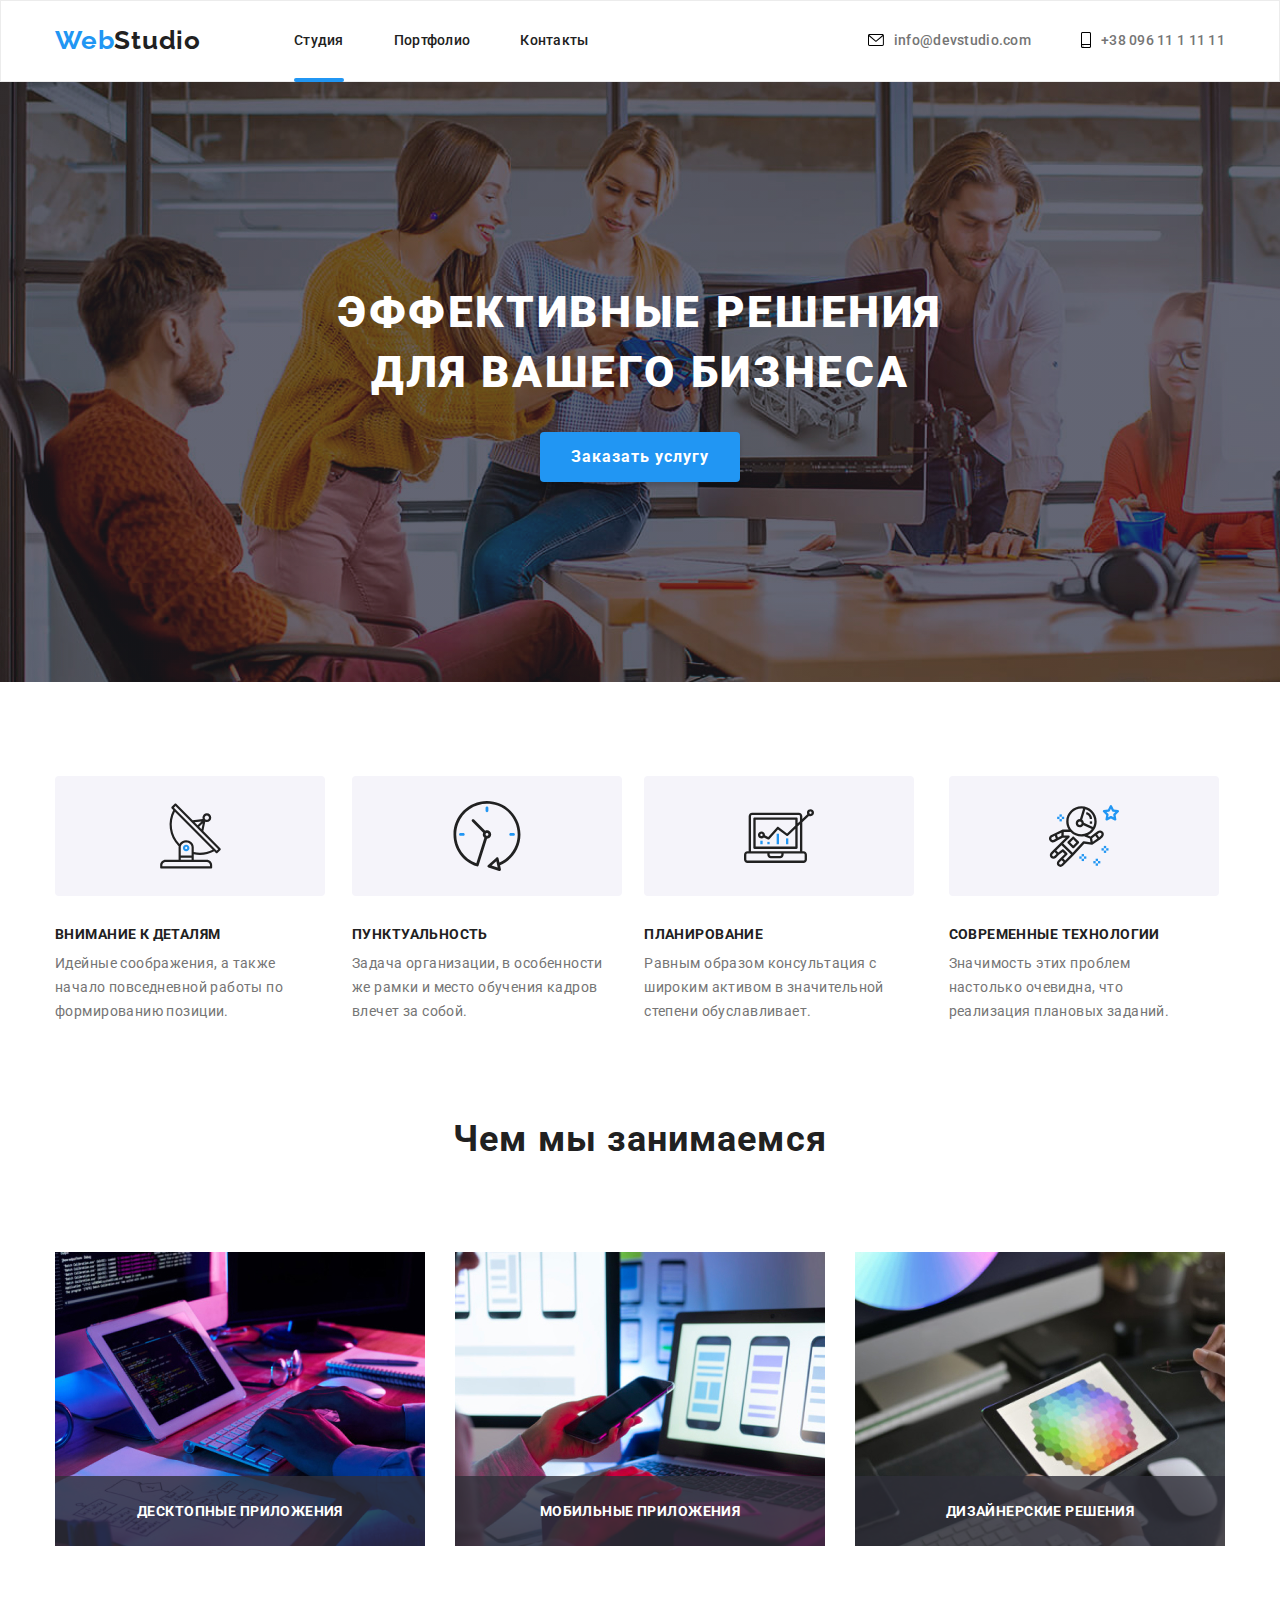
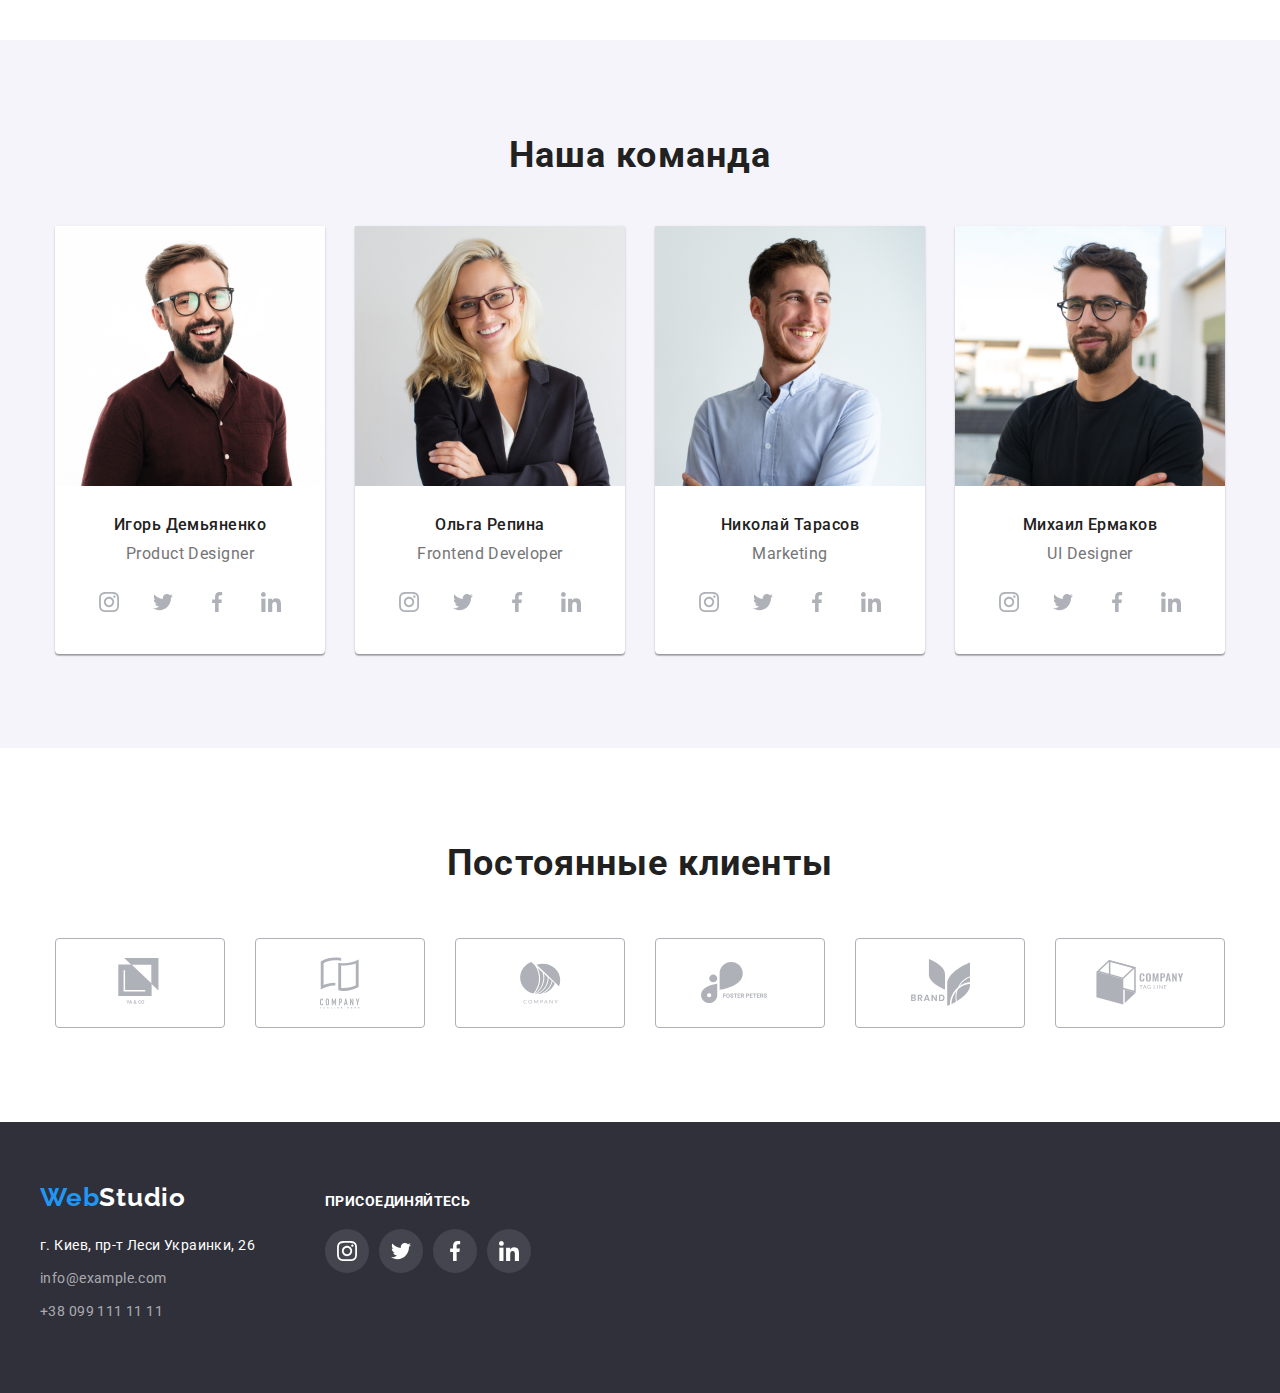
<file: index.html>
<!DOCTYPE html>
<html lang="ru">
<head>
    <meta charset="UTF-8">
    <meta name="viewport" content="width=device-width, initial-scale=1.0">
    <title>WebStudio</title>
    <link rel="stylesheet" href="https://cdnjs.cloudflare.com/ajax/libs/modern-normalize/1.0.0/modern-normalize.min.css">
    <link rel="preconnect" href="https://fonts.gstatic.com">
    <link href="https://fonts.googleapis.com/css2?family=Raleway:wght@700&family=Roboto:wght@400;500;700;900&display=swap"
        rel="stylesheet">
        <link rel="stylesheet" href="./css/styles.css"/>
</head>
<body> 
    <header class="top-heder">
        <div class="container">
            <nav class="navigation">
                <a class="logo" href="WebStudio"><span class="logo-blue">Web</span><span class="logo-black">Studio</span>
                </a>
    
                <ul class="navigation-list-header">
                    <li class="navigation-list-header-item">
                        <a class="navigation-list-link-first" href="./index.html">Студия</a>
                    </li>
                    <li class="navigation-list-header-item">
                        <a class="navigation-list-link-second" href="./portfolio.html">Портфолио</a>
                    </li>
                    <li class="navigation-list-header-item">
                        <a class="navigation-list-link" href="#">Контакты</a>
                    </li>
                </ul>
            </nav>
            <address class="contact">
                <a class="contact-email" href="mailto:info@devstudio.com">
                    <svg class="icon-envelope" width="16px" height="12px">
                        <use href="./images/sprite.svg#icon-envelope"></use>
                    </svg>
                    info@devstudio.com</a>
                <a class="contact-tel" href="tel:+380961111111">
                    <svg class="icon-smartphone" width="10px" height="16">
                        <use href="./images/sprite.svg#icon-smartphone"></use>
                    </svg>
                    +38 096 11 1 11 11</a>
            </address>
        </div>
    </header>

    <main class="main-section">
        <!--Hero-->
         <section class="hero">
            <div class="hero-black-section">
                <h1 class="main-title">Эффективные решения <br/> для вашего бизнеса</h1>
                <button class="modal-btn" type="button" data-modal-open>Заказать услугу</button>
        </section>
    <!--Details-->
        <section class="details">
            <div class="container"> 
            <ul class="priorities-list">
                <li class="priorities-list-item" >
                    <a class="priorities-list-item-mark" href="">
                        <svg class="priorities-list-item-icon" width="65px" height="">
                            <use href="./images/sprite.svg#icon-antenna"></use>
                        </svg>
                    </a>
                    <h3 class="priorities-list-item-title" >Внимание к деталям</h3>
                    <p class="priorities-list-item-decription">Идейные соображения, а также начало повседневной работы по формированию позиции.</p>
                </li>
                <li class="priorities-list-item" >
                    <a class="priorities-list-item-mark" href="">
                        <svg class="priorities-list-item-icon" width="70px" height="">
                            <use href="./images/sprite.svg#icon-clock"></use>
                        </svg>
                    </a>
                    <h3 class="priorities-list-item-title">Пунктуальность</h3>
                    <p class="priorities-list-item-decription">Задача организации, в особенности же рамки и место обучения кадров влечет за собой.</p>
                </li>
                <li  class="priorities-list-item" >
                    <a class="priorities-list-item-mark" href="">
                        <svg class="priorities-list-item-icon" width="70px" height="">
                            <use href="./images/sprite.svg#icon-diagram"></use>
                        </svg>
                    </a>
                    <h3 class="priorities-list-item-title">Планирование</h3>
                    <p class="priorities-list-item-decription">Равным образом консультация с широким активом в значительной степени обуславливает.</p>
                </li>
                <li class="priorities-list-item" >
                    <a class="priorities-list-item-mark" href="">
                        <svg class="priorities-list-item-icon" width="70px" height="">
                            <use href="./images/sprite.svg#icon-astronaut"></use>
                        </svg>
                    </a>
                    <h3 class="priorities-list-item-title">Современные технологии</h3>
                    <p class="priorities-list-item-decription">Значимость этих проблем настолько очевидна, что реализация плановых заданий.</p>
                </li>
            </ul>
            </div>
        </section>
        
        <!--what are we doing,pictures-->
        <section class="pictures">
            <div class="container">
            <h2 class="title-second">Чем мы занимаемся</h2>
            <ul class="list-pictures-work">
                <li class="list-pictures-work-item">
                    <img src="./images/img.jpg" alt="человек работает за пк" width="370" height="294">
                    <p class="additional-description">Десктопные приложения</p>
                </li> 
                <li class="list-pictures-work-item">
                    <img src="./images/img-2.jpg" alt="человек работает на телефоне" width="370" height="294">
                    <p class="additional-description">Мобильные приложения</p>
                </li>
                <li class="list-pictures-work-item">
                    <img src="./images/img-3.jpg" alt="человек работает на планшете" width="370" height="294">
                    <p class="additional-description">Дизайнерские решения</p>
                </li>
            </ul>
        </div>
        </section>
        
        <!--our-team-->
            <section class="our-team">
                <div class="container">
                <h3 class="web-our-team">Наша команда</h3>
                <ul class="list-pictures-workers">
                   
                    <li class="list-pictures-workers-item">
                        <img src="./images/img-4.jpg" alt="Игорь Демьяненко" width="270" height="260">
                        <h3 class="workers-names">Игорь Демьяненко</h3>
                        <p class="professions">Product Designer</p>
                        <ul class="social-links">
                            <li class="social-links-list">
                                <a class="social-links-list-mark" href="">
                                    <svg class="social-links-icon" width="20" height="20">
                                        <use href="./images/sprite.svg#icon-instagram"></use>
                                    </svg>
                                </a>
                            </li>
                            <li class="social-links-list">
                                <a class="social-links-list-mark" href="">
                                    <svg class="social-links-icon" width="20" height="20">
                                        <use href="./images/sprite.svg#icon-twitter"></use>
                                    </svg>
                                </a>
                            </li>
                            <li class="social-links-list">
                                <a class="social-links-list-mark" href="">
                                    <svg class="social-links-icon" width="20" height="20">
                                        <use href="./images/sprite.svg#icon-facebook"></use>
                                    </svg>
                                </a>
                            </li>
                            <li class="social-links-list">
                                <a class="social-links-list-mark" href="">
                                    <svg class="social-links-icon" width="20" height="20">
                                        <use href="./images/sprite.svg#icon-linkedin"></use>
                                    </svg>
                                </a>
                            </li>
                        </ul>
                    </li>

                    <li class="list-pictures-workers-item">
                        <img src="./images/img-5.jpg" alt="Ольга Репина" width="270" height="260">
                        <h3 class="workers-names">Ольга Репина</h3>
                        <p class="professions">Frontend Developer</p>
                        <ul class="social-links">
                            <li class="social-links-list">
                                <a class="social-links-list-mark" href="">
                                    <svg class="social-links-icon" width="20" height="20">
                                        <use href="./images/sprite.svg#icon-instagram"></use>
                                    </svg>
                                </a>
                                </li>
                                <li class="social-links-list">
                                    <a class="social-links-list-mark" href="">
                                        <svg class="social-links-icon" width="20" height="20">
                                            <use href="./images/sprite.svg#icon-twitter"></use>
                                        </svg>
                                    </a>
                                </li>
                                <li class="social-links-list">
                                    <a class="social-links-list-mark" href="">
                                        <svg class="social-links-icon" width="20" height="20">
                                            <use href="./images/sprite.svg#icon-facebook"></use>
                                        </svg>
                                    </a>
                                </li>
                                <li class="social-links-list">
                                    <a class="social-links-list-mark" href="">
                                        <svg class="social-links-icon" width="20" height="20">
                                            <use href="./images/sprite.svg#icon-linkedin"></use>
                                        </svg>
                                    </a>
                            </li>
                        </ul>
                    </li>
                    
                  
                    <li class="list-pictures-workers-item">
                        <img src="./images/img-6.jpg" alt="Николай Тарасов" width="270" height="260">
                        <h3 class="workers-names">Николай Тарасов</h3>
                        <p class="professions">Marketing</p>
                                <ul class="social-links">
                                    <li class="social-links-list">
                                        <a class="social-links-list-mark" href="">
                                            <svg class="social-links-icon" width="20" height="20">
                                                <use href="./images/sprite.svg#icon-instagram"></use>
                                            </svg>
                                        </a>
                                        </li>
                                        <li class="social-links-list">
                                            <a class="social-links-list-mark" href="">
                                                <svg class="social-links-icon" width="20" height="20">
                                                    <use href="./images/sprite.svg#icon-twitter"></use>
                                                </svg>
                                            </a>
                                        </li>
                                        <li class="social-links-list">
                                            <a class="social-links-list-mark" href="">
                                                <svg class="social-links-icon" width="20" height="20">
                                                    <use href="./images/sprite.svg#icon-facebook"></use>
                                                </svg>
                                            </a>
                                        </li>
                                        <li class="social-links-list">
                                            <a class="social-links-list-mark" href="">
                                                <svg class="social-links-icon" width="20" height="20">
                                                    <use href="./images/sprite.svg#icon-linkedin"></use>
                                                </svg>
                                            </a>
                                    </li>
                                </ul>
                    </li>

                    <li class="list-pictures-workers-item">
                        <img src="./images/img-7.jpg" alt="Михаил Ермаков" width="270" height="260">
                        <h3 class="workers-names">Михаил Ермаков</h3>
                        <p class="professions">UI Designer</p>
                                <ul class="social-links">
                                    <li class="social-links-list">
                                    <a class="social-links-list-mark" href="">
                                        <svg class="social-links-icon" width="20" height="20">
                                            <use href="./images/sprite.svg#icon-instagram"></use>
                                        </svg>
                                    </a>
                                    </li>
                                    <li class="social-links-list">
                                        <a class="social-links-list-mark" href="">
                                            <svg class="social-links-icon" width="20" height="20">
                                                <use href="./images/sprite.svg#icon-twitter"></use>
                                            </svg>
                                        </a>
                                    </li>
                                    <li class="social-links-list">
                                        <a class="social-links-list-mark" href="">
                                            <svg class="social-links-icon" width="20" height="20">
                                                <use href="./images/sprite.svg#icon-facebook"></use>
                                            </svg>
                                        </a>
                                    </li>
                                    <li class="social-links-list">
                                        <a class="social-links-list-mark" href="">
                                            <svg class="social-links-icon" width="20" height="20">
                                                <use href="./images/sprite.svg#icon-linkedin"></use>
                                            </svg>
                                        </a>
                                    </li>
                                </ul>
                    </li>
                    
                </ul>
                
        </section>
        <!--regular-customers-->
        <section class="regular-customers">
            <div class="container">
                <h2 class="regular-customers-title">Постоянные клиенты</h2>
               <ul class="regular-customers-list">
                <li class="regular-customers-item">
                    <a class="regular-customers-mark" href=""> 
                        <svg class="regular-customers-icon" width="45" height="49">
                            <use href="./images/sprite.svg#icon-logo-1"></use>
                        </svg>
                    </a>
                </li>
                <li class="regular-customers-item">
                    <a class="regular-customers-mark" href="">
                        <svg class="regular-customers-icon" width="40" height="52">
                            <use href="./images/sprite.svg#icon-logo-2"></use>
                        </svg>
                    </a>
                </li>
                <li class="regular-customers-item">
                    <a class="regular-customers-mark" href="">
                        <svg class="regular-customers-icon" width="41" height="42">
                            <use href="./images/sprite.svg#icon-logo-3"></use>
                        </svg>
                    </a>
                </li>
                <li class="regular-customers-item">
                    <a class="regular-customers-mark" href="">
                        <svg class="regular-customers-icon" width="79" height="42">
                            <use href="./images/sprite.svg#icon-logo-4"></use>
                        </svg>
                    </a>
                </li>
            <li class="regular-customers-item">
                <a class="regular-customers-mark" href="">
                    <svg class="regular-customers-icon" width="59" height="47">
                        <use href="./images/sprite.svg#icon-logo-5"></use>
                    </svg>
                </a>
            </li>
            <li class="regular-customers-item">
                <a class="regular-customers-mark" href="">
                    <svg class="regular-customers-icon" width="88" height="45">
                        <use href="./images/sprite.svg#icon-logo-6"></use>
                    </svg>
                </a>
            </li>
               </ul>


            </div>

        </section>
    </main>
<!--contacts-->
<footer class="contacts">

    <div class="container">
        <address class="contact">
            <ul class="navigation-list-footer">
                <li class="navigation-list-item">
                    <a class="logo" href="WebStudio"><span class="logo-blue">Web</span><span
                            class="logo-white">Studio</span></a>
                </li>
                <li class="navigation-list-item">
                    <a class="contact-adress" href="https://googl/maps/p9azrNyudhK6fdbVA" target="_blank">г. Киев, пр-т
                        Леси Украинки, 26</a>
                </li>
                <li class="navigation-list-item">
                    <a class="contact-email-footer" href="mailto:info@example.com">info@example.com</a>
                </li>
                <li class="navigation-list-item">
                    <a class="contact-tel-footer" href="tel:+380991111111">+38 099 111 11 11</a>
                </li>
            </ul>

        </address>
        <address class="come-over">
            <h3 class="come-over-title">присоединяйтесь</h3>
            <ul class="social-links">
                <li class="social-links-list">
                    <a class="social-links-list-mark-footer" href="">
                        <svg class="social-links-icon-footer" width="20" height="20">
                            <use href="./images/sprite.svg#icon-instagram"></use>
                        </svg>
                    </a>
                </li>
                <li class="social-links-list">
                    <a class="social-links-list-mark-footer" href="">
                        <svg class="social-links-icon-footer" width="20" height="20">
                            <use href="./images/sprite.svg#icon-twitter"></use>
                        </svg>
                    </a>
                </li>
                <li class="social-links-list">
                    <a class="social-links-list-mark-footer" href="">
                        <svg class="social-links-icon-footer" width="20" height="20">
                            <use href="./images/sprite.svg#icon-facebook"></use>
                        </svg>
                    </a>
                </li>
                <li class="social-links-list">
                    <a class="social-links-list-mark-footer" href="">
                        <svg class="social-links-icon-footer" width="20" height="20">
                            <use href="./images/sprite.svg#icon-linkedin"></use>
                        </svg>
                    </a>
                </li>
            </ul>


        </address>
    </div>
</footer>
<div class="backdrop is-hidden" data-modal>
    <div class="modal">
        <button type="button" class="close-btn" data-modal-close>
            <svg class="close-btn_icon" width="18" height="18">
                <use href="./images/sprite_1.svg#icon-close-black-18dp-2-1"></use>
            </svg>
        </button>
    </div>
</div>
<script src="./js/modal.js"></script>
</body>
</html>
</file>
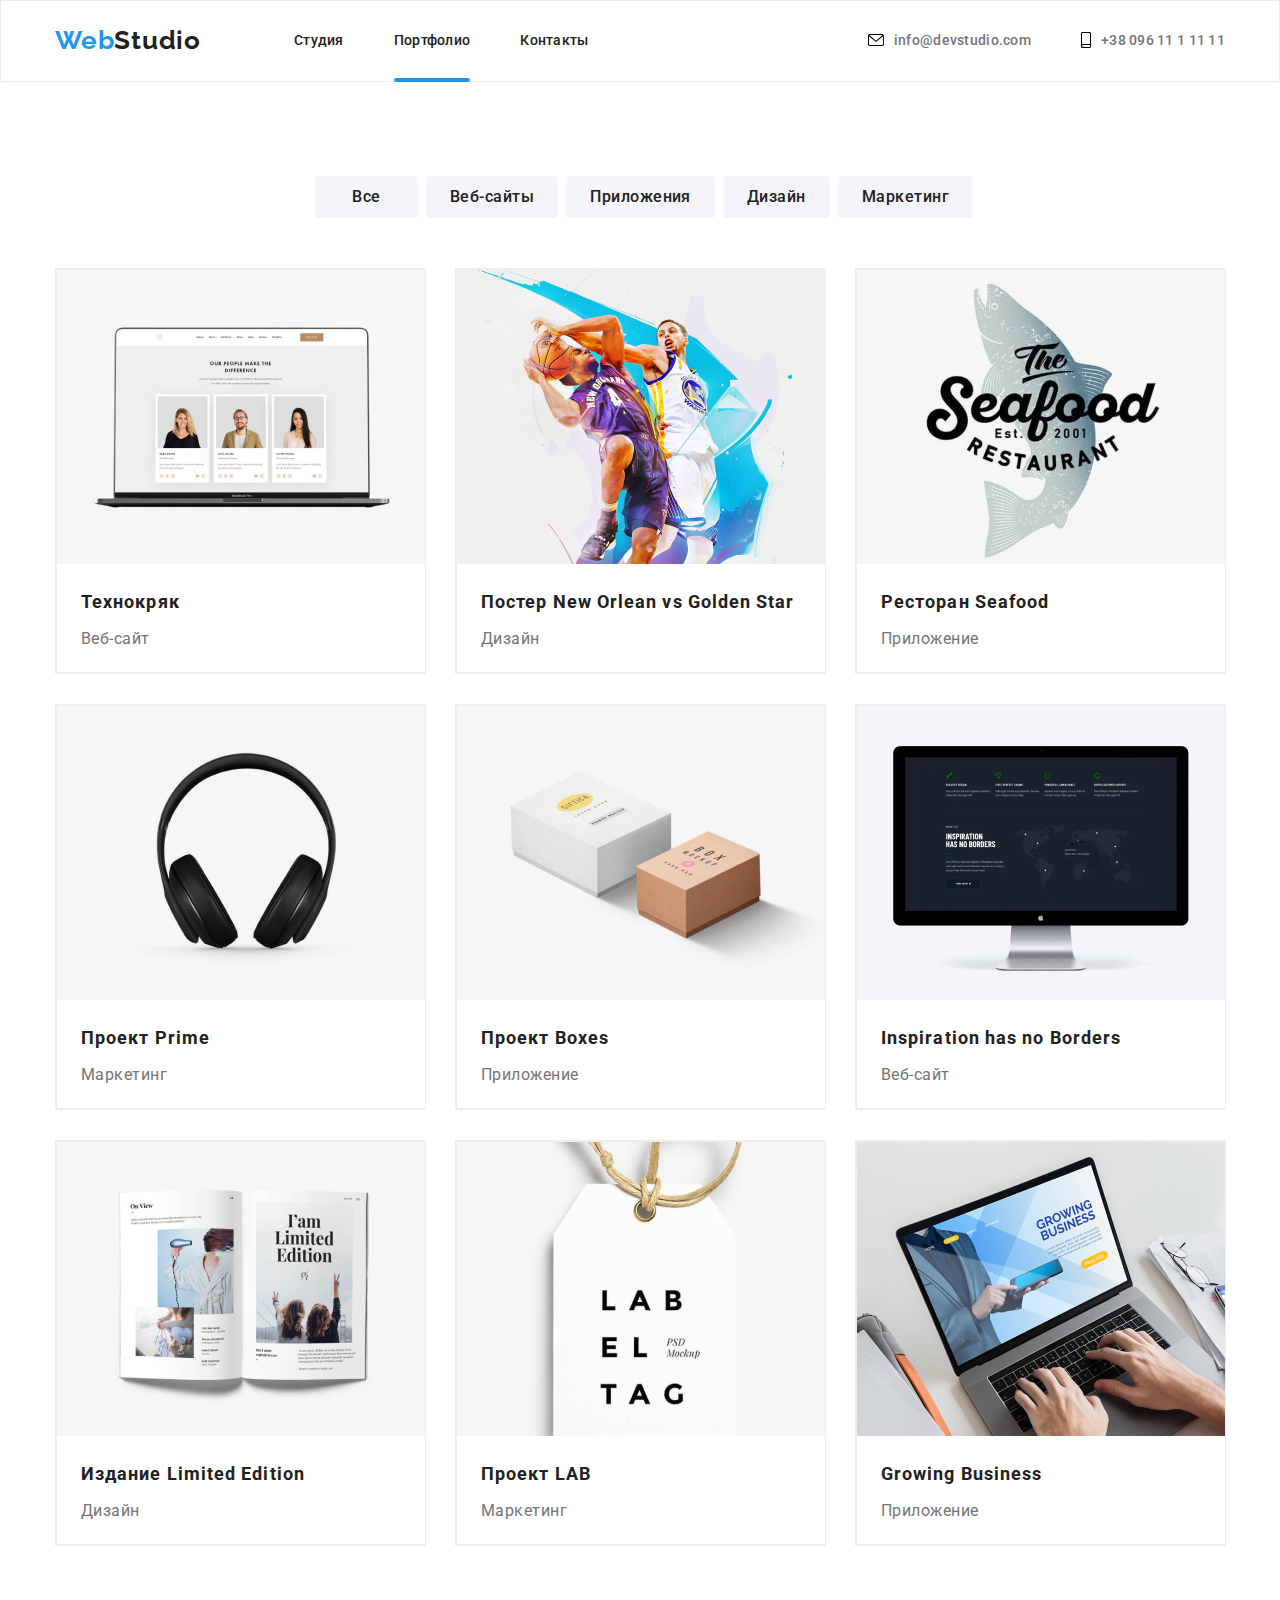
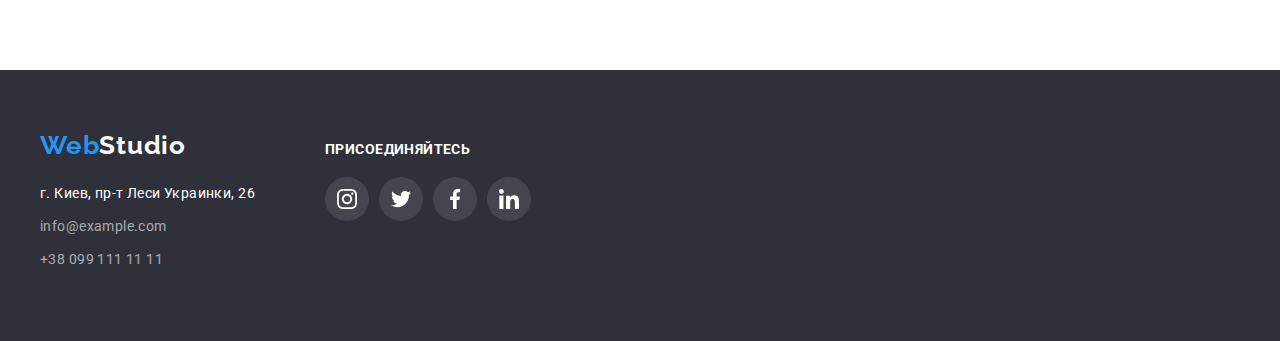
<file: portfolio.html>
<!DOCTYPE html>
<html lang="en">
<head>
    <meta charset="UTF-8">
    <meta name="viewport" content="width=device-width, initial-scale=1.0">
    <title>Portfolio</title>
    <link rel="stylesheet" href="https://cdnjs.cloudflare.com/ajax/libs/modern-normalize/1.0.0/modern-normalize.min.css">
    <link rel="stylesheet" href="./portfolio.css"/>
    <link rel="preconnect" href="https://fonts.gstatic.com">
    <link href="https://fonts.googleapis.com/css2?family=Raleway:wght@700&family=Roboto:wght@400;500;700;900&display=swap"
        rel="stylesheet">
    
</head>
<body>
    <header class="top-heder">
        <div class="container">
            <nav class="navigation">
                <a class="logo" href="WebStudio"><span class="logo-blue">Web</span><span class="logo-black">Studio</span>
                </a>
    
                <ul class="navigation-list-header">
                    <li class="navigation-list-header-item">
                        <a class="navigation-list-link-first" href="./index.html">Студия</a>
                    </li>
                    <li class="navigation-list-header-item">
                        <a class="navigation-list-link-second" href="./portfolio.html">Портфолио</a>
                    </li>
                    <li class="navigation-list-header-item">
                        <a class="navigation-list-link" href="#">Контакты</a>
                    </li>
                </ul>
            </nav>
            <address class="contact">
                <a class="contact-email" href="mailto:info@devstudio.com">
                    <svg class="icon-envelope" width="16px" height="12px">
                        <use href="./images/sprite.svg#icon-envelope"></use>
                    </svg>
                    info@devstudio.com</a>
                <a class="contact-tel" href="tel:+380961111111">
                    <svg class="icon-smartphone" width="10px" height="16">
                        <use href="./images/sprite.svg#icon-smartphone"></use>
                    </svg>
                    +38 096 11 1 11 11</a>
            </address>
        </div>
    </header>
        <!--main-section-->
    <section class="main-section">
        <div class="container">
            <div class="modal-list">
                <button class="modal-btn-second" type="button">Все</button>
                <button class="modal-btn-second" type="button">Веб-сайты</button>
                <button class="modal-btn-second" type="button">Приложения</button>
                <button class="modal-btn-second" type="button">Дизайн</button>
                <button class="modal-btn-second" type="button">Маркетинг</button>
            </div>
        
        <div class="white-section">
    
            <ul class="list-pictures">
                <li class="list-pictures-item">
                    
                    <a class="list-pictures-focus" href="#">
                    <div class="wrapper">
                    <img src="./images/img-8.jpg" alt="три человека" width="370" height="294">
                    <p class="overlay">Технокряк это современная площадка распространения коронавируса. Компании используют эту платформу
                        для цифрового шпионажа и атак на защищённые сервера конкурентов.</p>
                    </div>
                    <div>
                    <h1 class="caption">Технокряк</h1>
                    <p class="subtitle">Веб-сайт</p>
                    </div>
                    </a>
                    
                </li>
                <li class="list-pictures-item">
                    <a class="list-pictures-focus" href="#">
                        <div class="wrapper">
                    <img src="./images/img (9).jpg" alt="баскетбол" width="370" height="294">
                    <p class="overlay">Технокряк это современная площадка распространения коронавируса. Компании используют эту платформу
                        для цифрового шпионажа и атак на защищённые сервера конкурентов.</p>
                        </div>
                    <h1 class="caption">Постер New Orlean vs Golden Star</h1>
                    <p class="subtitle">Дизайн</p>
                    </a>

                </li>
                <li class="list-pictures-item">
                    <a class="list-pictures-focus" href="#">
                        <div class="wrapper">
                    <img src="./images/img (10).jpg" alt="логотип ресторана" width="370" height="294">
                    <p class="overlay">Технокряк это современная площадка распространения коронавируса. Компании используют эту платформу
                        для цифрового шпионажа и атак на защищённые сервера конкурентов.</p>
                        </div>
                    <h1 class="caption">Ресторан Seafood</h1>
                    <p class="subtitle">Приложение</p>
                    </a>
                </li>
                <li class="list-pictures-item">
                    <a class="list-pictures-focus" href="#">
                        <div class="wrapper">
                    <img src="./images/img (11).jpg" alt="наушники" width="370" height="294">
                    <p class="overlay">Технокряк это современная площадка распространения коронавируса. Компании используют эту платформу
                        для цифрового шпионажа и атак на защищённые сервера конкурентов.</p>
                        </div>
                    <h1 class="caption">Проект Prime</h1>
                    <p class="subtitle">Маркетинг</p>
                    </a>
                </li>
                <li class="list-pictures-item">
                    <a class="list-pictures-focus" href="#">
                        <div class="wrapper">
                    <img src="./images/img (12).jpg" alt="контейнера" width="370" height="294">
                    <p class="overlay">Технокряк это современная площадка распространения коронавируса. Компании используют эту платформу
                        для цифрового шпионажа и атак на защищённые сервера конкурентов.</p>
                        </div>
                    <h1 class="caption">Проект Boxes</h1>
                    <p class="subtitle">Приложение</p>
                    </a>
                </li>
                <li class="list-pictures-item">
                    <a class="list-pictures-focus" href="#">
                        <div class="wrapper">
                    <img src="./images/img (13).jpg" alt="пк" width="370" height="294">
                    <p class="overlay">Технокряк это современная площадка распространения коронавируса. Компании используют эту платформу
                        для цифрового шпионажа и атак на защищённые сервера конкурентов.</p>
                    </div>
                    <h1 class="caption">Inspiration has no Borders</h1>
                    <p class="subtitle">Веб-сайт</p>
                    </a>
                </li>
                <li class="list-pictures-item">
                    <a class="list-pictures-focus" href="#">
                        <div class="wrapper">
                    <img src="./images/img (14).jpg" alt="книга" width="370" height="294">
                    <p class="overlay">Технокряк это современная площадка распространения коронавируса. Компании используют эту платформу
                        для цифрового шпионажа и атак на защищённые сервера конкурентов.</p>
                    </div>
                    <h1 class="caption">Издание Limited Edition</h1>
                    <p class="subtitle">Дизайн</p>
                    </a>
                </li>
                <li class="list-pictures-item">
                    <a class="list-pictures-focus" href="#">
                        <div class="wrapper">
                    <img src="./images/img (15).jpg" alt="проект lab" width="370" height="294">
                    <p class="overlay">Технокряк это современная площадка распространения коронавируса. Компании используют эту платформу
                        для цифрового шпионажа и атак на защищённые сервера конкурентов.</p>
                    </div>
                    <h1 class="caption">Проект LAB</h1>
                    <p class="subtitle">Маркетинг</p>
                    </a>
                </li>
                <li class="list-pictures-item">
                    <a class="list-pictures-focus" href="#">
                        <div class="wrapper">
                    <img src="./images/img (16).jpg" alt="Growing Business" width="370" height="294">
                    <p class="overlay">Технокряк это современная площадка распространения коронавируса. Компании используют эту платформу
                        для цифрового шпионажа и атак на защищённые сервера конкурентов.</p>
                    </div>
                    <h1 class="caption">Growing Business</h1>
                    <p class="subtitle">Приложение</p>
                    </a>
                </li>
            </ul>
        </div>
    </div>
</section>
    <!--contacts-->
<footer class="contacts">

    <div class="container">
        <address class="contact">
            <ul class="navigation-list-footer">
                <li class="navigation-list-item">
                    <a class="logo" href="WebStudio"><span class="logo-blue">Web</span><span
                            class="logo-white">Studio</span></a>
                </li>
                <li class="navigation-list-item">
                    <a class="contact-adress" href="https://googl/maps/p9azrNyudhK6fdbVA" target="_blank">г. Киев, пр-т
                        Леси Украинки, 26</a>
                </li>
                <li class="navigation-list-item">
                    <a class="contact-email-footer" href="mailto:info@example.com">info@example.com</a>
                </li>
                <li class="navigation-list-item">
                    <a class="contact-tel-footer" href="tel:+380991111111">+38 099 111 11 11</a>
                </li>
            </ul>

        </address>
        <address class="come-over">
            <h3 class="come-over-title">присоединяйтесь</h3>
            <ul class="social-links">
                <li class="social-links-list">
                    <a class="social-links-list-mark-footer" href="">
                        <svg class="social-links-icon-footer" width="20" height="20">
                            <use href="./images/sprite.svg#icon-instagram"></use>
                        </svg>
                    </a>
                </li>
                <li class="social-links-list">
                    <a class="social-links-list-mark-footer" href="">
                        <svg class="social-links-icon-footer" width="20" height="20">
                            <use href="./images/sprite.svg#icon-twitter"></use>
                        </svg>
                    </a>
                </li>
                <li class="social-links-list">
                    <a class="social-links-list-mark-footer" href="">
                        <svg class="social-links-icon-footer" width="20" height="20">
                            <use href="./images/sprite.svg#icon-facebook"></use>
                        </svg>
                    </a>
                </li>
                <li class="social-links-list">
                    <a class="social-links-list-mark-footer" href="">
                        <svg class="social-links-icon-footer" width="20" height="20">
                            <use href="./images/sprite.svg#icon-linkedin"></use>
                        </svg>
                    </a>
                </li>
            </ul>


        </address>
    </div>
</footer>
</body>
</html>
</file>
<file: css/styles.css>
/*===========HEADER=========*/

.top-heder {
  padding-top: 24px;
  padding-bottom: 25px;
  border: 1px solid #ececec;
}

.top-heder .container {
  display: flex;
  align-items: center;
}

.navigation {
  display: flex;
  align-items: center;
}

.navigation-list-header {
  display: flex;
  align-items: center;
}

.contact {
  display: flex;
  align-items: center;
}

.top-heder .logo {
  display: flex;
  align-items: center;
  margin-right: 93px;
}

.logo {
  font-family: var(--secondary-font);
  font-style: normal;
  font: weight 700;
  font-size: 26px;
  line-height: 1.192;
  letter-spacing: 0.03em;
  color: #2196f3;
}

.logo-blue {
  font-family: var(--secondary-font);
  font-style: normal;
  font-weight: 700;
  font-size: 26px;
  line-height: 1.192;
  letter-spacing: 0.03em;
  color: #2196f3;
}

.logo-black {
  font-family: var(--secondary-font);
  font-style: normal;
  font-weight: 700;
  font-size: 26px;
  line-height: 1.192;
  letter-spacing: 0.03em;
  color: #212121;
}

.logo-white {
  font-family: var(--secondary-font);
  font-style: normal;
  font-weight: 700;
  font-size: 26px;
  line-height: 1.192;
  letter-spacing: 0.03em;
  color: var(--accent-color-logo);
}

a {
  text-decoration: none;
}

:root {
  --main-font: "Roboto", sans-serif;
  --secondary-font: "Raleway", sans-serif;
  --accent-color: #2196f3;
  --accent-color-logo: #ffffff;
}

*, *::before, *::after {
  margin: 0;
  padding: 0;
}

img {
  display: block;
}

body {
  font-family: var(--main-font);
  font-style: normal;
}

.top-heder .navigation-list-header-item:not(:last-child) {
  margin-right: 50px;
}

.navigation-list-link-first {
  font-weight: 500;
  font-size: 14px;
  line-height: 1.143;
  letter-spacing: 0.02em;
  color: #212121;
  transition-duration: 250ms;
  transition-timing-function: cubic-bezier(0.4, 0, 0.2, 1);
}

.navigation-list-link-second {
  font-weight: 500;
  font-size: 14px;
  line-height: 1.143;
  letter-spacing: 0.02em;
  color: #212121;
  transition-duration: 250ms;
  transition-timing-function: cubic-bezier(0.4, 0, 0.2, 1);
}

.navigation-list-link {
  font-weight: 500;
  font-size: 14px;
  line-height: 1.143;
  letter-spacing: 0.02em;
  color: #212121;
  transition-duration: 250ms;
  transition-timing-function: cubic-bezier(0.4, 0, 0.2, 1);
}

.navigation-list-header-item {
  position: relative;
}

.navigation-list-link-second:hover, .navigation-list-link-second:focus {
  color: var(--accent-color);
}

.navigation-list-link:hover, .navigation-list-link:focus {
  color: var(--accent-color);
}

.navigation-list-link-first:after {
  content: "";
  display: block;
  position: absolute;
  width: 100%;
  height: 4px;
  background: #2196F3;
  border-radius: 2px;
  bottom: -32px
}

.top-heder .contact {
  margin-left: auto;
}

.contact-email {
  display: flex;
  align-items: center;
  font-weight: 500;
  font-size: 14px;
  line-height: 1.143;
  letter-spacing: 0.02em;
  color: #757575;
  margin-right: 50px;
  transition-duration: 250ms;
  transition-timing-function: cubic-bezier(0.4, 0, 0.2, 1);
}

.icon-envelope {
  margin-right: 10px;
  transition-duration: 250ms;
  transition-timing-function: cubic-bezier(0.4, 0, 0.2, 1);
}

.contact-email:hover .icon-envelope, .contact-email:focus .icon-envelope {
  fill: var(--accent-color);
}

.contact-tel:hover .icon-smartphone, .contact-tel:focus .icon-smartphone {
  fill: var(--accent-color);
}

.contact-tel {
  display: flex;
  align-items: center;
  font-weight: 500;
  font-size: 14px;
  line-height: 1.143;
  letter-spacing: 0.02em;
  color: #757575;
  transition-duration: 250ms;
  transition-timing-function: cubic-bezier(0.4, 0, 0.2, 1);
}

.icon-smartphone {
  margin-right: 10px;
  transition-duration: 250ms;
  transition-timing-function: cubic-bezier(0.4, 0, 0.2, 1);
}

.contact {
  font-style: normal;
}

.navigation-list-link-first:hover, .navigation-list-link-first:focus {
  color: var(--accent-color);
}

.contact-email:hover, .contact-email:focus {
  color: var(--accent-color);
}

.contact-tel:hover, .contact-tel:focus {
  color: var(--accent-color);
}

li {
  list-style-type: none;
}

.container {
  width: 1170px;
  margin: 0 auto;
}

/*.visually-hidden {
  position: absolute !important;
  clip: rect(1px 1px 1px 1px);
  clip: rect(1px, 1px, 1px, 1px);
  padding: 0 !important;
  border: 0 !important;
  height: 1px !important;
  width: 1px !important;
  overflow: hidden;
}*/

/*========== END-HEADER========*/

/*============HERO============*/

.hero .container {
  display: flex;
  align-items: center;
}

.hero {
  background-image: url("../images/bg.jpg");
}

.modal-btn:hover, .modal-btn:focus {
  /*color: var(--accent-color-logo);*/
  background-color: var(--accent-color);
}

.modal-btn {
  font-family: var(--main-font);
  min-width: 200px;
  background: #2196f3;
  box-shadow: 0px 4px 4px rgba(0, 0, 0, 0.15);
  border-radius: 4px;
  font-weight: 700;
  font-size: 16px;
  line-height: 1.875;
  text-align: center;
  letter-spacing: 0.06em;
  cursor: pointer;
  padding-top: 10px;
  padding-left: 22px;
  padding-bottom: 10px;
  padding-right: 22px;
  margin-top: 30px;
  transition-duration: 250ms;
  transition-timing-function: cubic-bezier(0.4, 0, 0.2, 1);
  color: #FFFFFF;
  border: none;
}

.main-title {
  width: 100%;
  font-weight: 900;
  font-size: 44px;
  line-height: 1.364;
  text-align: center;
  letter-spacing: 0.06em;
  text-transform: uppercase;
  color: #ffffff;
}

.hero {
  padding: 200px 0;
  background-color: #2f303a;
  background-image: linear-gradient( rgba(47, 48, 58, 0.4), rgba(47, 48, 58, 0.4)), url("../images/bg.jpg");
  background-repeat: no-repeat;
  background-size: cover;
}

.hero-black-section {
  width: 100%;
  border-radius: 0px;
  text-align: center;
}

/*============END-HERO============*/

/*===========Details=========*/

.details .container {
  display: flex;
}

.details {
  padding-top: 94px;
  padding-bottom: 94px;
}

.priorities-list {
  display: flex;
  justify-content: space-between;
}

.priorities-list-item-title {
  display: flex;
  justify-content: space-between;
}

.priorities-list-item-decription {
  display: flex;
}

.priorities-list-item-decription {
  font: weight 400;
  font-size: 14px;
  line-height: 1.714;
  letter-spacing: 0.03em;
  color: #757575;
  margin-right: 30px;
}

.priorities-list-item-title {
  font: weight 700;
  font-size: 14px;
  line-height: 1.143;
  letter-spacing: 0.03em;
  text-transform: uppercase;
  color: #212121;
  margin-right: 30px;

  margin-bottom: 10px;
}

.priorities-list-item {}

.priorities-list-item-mark {
  display: flex;
  justify-content: center;
  width: 270px;
  height: 120px;
  background: #F5F4FA;
  border-radius: 4px;
  margin-bottom: 30px;
}

.priorities-list-item-icon {}

/*===========END-Details=========*/

/*=======what-are-we-doing-pictures==*/

.pictures {
  padding-top: 0px;
  padding-bottom: 94px;
}

.title-second {
  display: flex;
  justify-content: center;
}

.list-pictures-work {
  display: flex;
}

.list-pictures-work-item {
  display: flex;
  position: relative;
  margin-right: 30px;
  margin-top: 92px;
}

.additional-description {
  position: absolute;
  width: 205px;
  height: 16px;
  font-family: "Roboto", sans-serif;
  font-style: normal;
  font-weight: 700;
  font-size: 14px;
  line-height: 1.143;
  text-align: center;
  letter-spacing: 0.03em;
  text-transform: uppercase;
  color: #FFFFFF;
  bottom: 0;
  padding-top: 27px;
}

.additional-description {
  display: flex;
  justify-content: center;
  position: absolute;
  width: 370px;
  height: 70px;
  background: rgba(47, 48, 58, 0.8);
}

/*=======END-what-are-we-doing-pictures==*/

/*=========our-team========*/

.our-team {
  padding-top: 94px;
  padding-bottom: 94px;
}

.our-team {
  display: flex;
  background-color: #f5f4fa;
  width: 100%;
}

.web-our-team {
  font: weight 700;
  font-size: 36px;
  line-height: 1.167;
  text-align: center;
  letter-spacing: 0.03em;
  color: #212121;
  margin-bottom: 50px;
}

.list-pictures-workers {
  display: flex;
  justify-content: space-between;
}

.list-pictures-workers-item {
  margin-right: 30px;
  padding-bottom: 30px;
  background: #ffffff;
  box-shadow: 0px 1px 3px rgba(0, 0, 0, 0.12), 0px 1px 1px rgba(0, 0, 0, 0.14), 0px 2px 1px rgba(0, 0, 0, 0.2);
  border-radius: 0px 0px 4px 4px;
}

.professions {
  font-size: 16px;
  line-height: 1.186;
  text-align: center;
  letter-spacing: 0.03em;
  color: #757575;
  margin-top: 10px;
  margin-bottom: 16px;
}

.workers-names {
  font-weight: 500;
  font-size: 16px;
  line-height: 1.186;
  margin-top: 30px;
  font-family: "Roboto", sans-serif;
  font-style: normal;
  text-align: center;
  letter-spacing: 0.03em;
  color: #212121;
}

.title-second {
  font: weight 700;
  font-size: 36px;
  line-height: 1.167;
  text-align: center;
  letter-spacing: 0.03em;
  color: #212121;
}

.social-links-list-mark {
  display: flex;
  justify-content: center;
  align-items: center;
  background: #FFFFFF;
  width: 44px;
  height: 44px;
  border-radius: 50%;
  transition-property: all;
  transition-duration: 250ms;
  transition-timing-function: cubic-bezier(0.4, 0, 0.2, 1);
}

.social-links-list-mark:hover, .social-links-list-mark:focus {
  background-color: var(--accent-color);
}

.social-links-list-mark:hover .social-links-icon, .social-links-list-mark:focus .social-links-icon {
  fill: white;
}

.social-links {
  display: flex;
  justify-content: space-between;
  width: 206px;
  margin: 0 auto;
}

.social-links-icon {
  fill: #AFB1B8;
}

/*=========End-our-team========*/

/*========regular-customers=======*/

.regular-customers-title {
  font-family: "Roboto", sans-serif;
  font-style: normal;
  font-weight: 700;
  font-size: 36px;
  line-height: 1.167;
  text-align: center;
  letter-spacing: 0.03em;
  color: #212121;
  margin-bottom: 54px;
}

.regular-customers-list {
  display: flex;
  justify-content: space-between;
  width: 1170px;
  margin: 0 auto;
}

.regular-customers-mark {
  display: flex;
  justify-content: center;
  align-items: center;
  width: 170px;
  height: 90px;
  border: 1px solid #AFB1B8;
  box-sizing: border-box;
  border-radius: 4px;
  background-color: white;
  transition-property: all;
  transition-duration: 250ms;
  transition-timing-function: cubic-bezier(0.4, 0, 0.2, 1);
}

.regular-customers {
  padding-bottom: 94px;
  padding-top: 94px;
}

.regular-customers-icon {
  fill: #AFB1B8;
}

.regular-customers-mark:hover .regular-customers-icon, .regular-customers-mark:focus .regular-customers-icon {
  fill: var(--accent-color);
}

.regular-customers-mark:hover {
  border-color: var(--accent-color);
}

.regular-customers-mark:focus {
  outline: none;
  border-color: var(--accent-color);
}

/*========contacts========*/

.contacts {
  display: flex;
  background: #2f303a;
  width: 100%;
  padding-bottom: 60px;
  padding-top: 60px;
}

.contacts .contact {
  margin-right: 70px;
}

.contacts .container {
  display: flex;
  width: 1200px;
  align-items: baseline;
}

.navigation-list-footer {
  display: flex;
  flex-direction: column;
}

.navigation-list-item {
  margin-bottom: 20px;
}

.navigation-list-item:not(:first-child) {
  margin-bottom: 9px;
}

.navigation-list-item {
  font-size: 14px;
  line-height: 1.714;
  letter-spacing: 0.03em;
  color: #ffffff;
}

.contact-adress {
  font-family: "Roboto", sans-serif;
  font-style: normal;
  font-weight: normal;
  font-size: 14px;
  line-height: 1.714;
  letter-spacing: 0.03em;
  color: #ffffff;
}

.contact-email-footer {
  font-family: "Roboto", sans-serif;
  font-style: normal;
  font-weight: normal;
  font-size: 14px;
  line-height: 1.174;
  letter-spacing: 0.03em;
  color: rgba(255, 255, 255, 0.6);
}

.contact-tel-footer {
  font-size: 14px;
  line-height: 1.714;
  letter-spacing: 0.03em;
  color: rgba(255, 255, 255, 0.6);
}

/*===========end-contacts=======*/

/*==========come-over========*/

.come-over {
  width: 206px;
  height: 80px;
}

.come-over-title {
  width: 145px;
  font-family: "Roboto", sans-serif;
  font-style: normal;
  font-weight: 700;
  font-size: 14px;
  line-height: 1.143;
  letter-spacing: 0.03em;
  text-transform: uppercase;
  color: #FFFFFF;
  margin-bottom: 20px;
}

.contacts-footer {
  display: flex;
  align-content: flex-start;
}

.social-links-list-mark-footer {
  display: flex;
  justify-content: center;
  align-items: center;
  background: rgba(255, 255, 255, 0.1);
  width: 44px;
  height: 44px;
  border-radius: 50%;
  transition-property: all;
  transition-duration: 250ms;
  transition-timing-function: cubic-bezier(0.4, 0, 0.2, 1);
}

.social-links-list-mark-footer:hover, .social-links-list-mark-footer:focus {
  background-color: var(--accent-color);
}

.social-links {
  display: flex;
  justify-content: space-between;
  width: 206px;
  margin: 0 auto;
}

.social-links-icon-footer {
  fill: white
}

/*===========end-contacts=======*/

/*===========backdrop=======*/

.backdrop {
  position: fixed;
  left: 0;
  top: 0;
  width: 100%;
  height: 100%;
  background-color: rgba(0, 0, 0, 0.1);
  transition-property: all;
  transition-duration: 250ms;
  transition-timing-function: cubic-bezier(0.4, 0, 0.2, 1);
}

.modal {
  position: absolute;
  top: 50%;
  left: 50%;
  transform: translate(-50%, -50%);
  width: 528px;
  min-height: 581px;
  background-color: white;
  box-shadow: 0px 1px 3px rgba(0, 0, 0, 0.12), 0px 1px 1px rgba(0, 0, 0, 0.14), 0px 2px 1px rgba(0, 0, 0, 0.2);
  border-radius: 4px;
}

.close-btn {
  position: absolute;
  top: 8px;
  right: 8px;
  width: 30px;
  height: 30px;
  background: #FFFFFF;
  border: 1px solid rgba(0, 0, 0, 0.1);
  box-sizing: border-box;
  border-radius: 50%;
  cursor: pointer;
}

.is-hidden {
  opacity: 0;
  visibility: hidden;
  pointer-events: none;
}

/*===========end-backdrope=======*/
</file>
<file: portfolio.css>
/*==========header=========*/

.top-heder {
  padding-top: 24px;
  padding-bottom: 25px;
  border: 1px solid #ececec;
}

.top-heder .container {
  display: flex;
  align-items: center;
}

.navigation {
  display: flex;
  align-items: center;
}

.navigation-list-header {
  display: flex;
  align-items: center;
}

.contact {
  display: flex;
  align-items: center;
}

.top-heder .logo {
  display: flex;
  align-items: center;
  margin-right: 93px;
}

.logo {
  font-family: var(--secondary-font);
  font-style: normal;
  font: weight 700;
  font-size: 26px;
  line-height: 1.192;
  letter-spacing: 0.03em;
  color: #2196f3;
}

.logo-blue {
  font-family: var(--secondary-font);
  font-style: normal;
  font-weight: 700;
  font-size: 26px;
  line-height: 1.192;
  letter-spacing: 0.03em;
  color: #2196f3;
}

.logo-black {
  font-family: var(--secondary-font);
  font-style: normal;
  font-weight: 700;
  font-size: 26px;
  line-height: 1.192;
  letter-spacing: 0.03em;
  color: #212121;
}

.logo-white {
  font-family: var(--secondary-font);
  font-style: normal;
  font-weight: 700;
  font-size: 26px;
  line-height: 1.192;
  letter-spacing: 0.03em;
  color: var(--accent-color-logo);
}

a {
  text-decoration: none;
}

:root {
  --main-font: "Roboto", sans-serif;
  --secondary-font: "Raleway", sans-serif;
  --accent-color: #2196f3;
  --accent-color-logo: #ffffff;
}

*, *::before, *::after {
  margin: 0;
  padding: 0;
}

img {
  display: block;
}

body {
  font-family: var(--main-font);
  font-style: normal;
}

.top-heder .navigation-list-header-item:not(:last-child) {
  margin-right: 50px;
}

.navigation-list-link-first {
  font-weight: 500;
  font-size: 14px;
  line-height: 1.143;
  letter-spacing: 0.02em;
  color: #212121;
  transition-duration: 250ms;
  transition-timing-function: cubic-bezier(0.4, 0, 0.2, 1);
}

.navigation-list-link-second {
  font-weight: 500;
  font-size: 14px;
  line-height: 1.143;
  letter-spacing: 0.02em;
  color: #212121;
  transition-duration: 250ms;
  transition-timing-function: cubic-bezier(0.4, 0, 0.2, 1);
}

.navigation-list-link {
  font-weight: 500;
  font-size: 14px;
  line-height: 1.143;
  letter-spacing: 0.02em;
  color: #212121;
  transition-duration: 250ms;
  transition-timing-function: cubic-bezier(0.4, 0, 0.2, 1);
}

.navigation-list-header-item {
  position: relative;
}

.navigation-list-link-second:hover, .navigation-list-link-second:focus {
  color: var(--accent-color);
}

.navigation-list-link:hover, .navigation-list-link:focus {
  color: var(--accent-color);
}

.navigation-list-link-second:after {
  content: "";
  display: block;
  position: absolute;
  width: 100%;
  height: 4px;
  background: #2196F3;
  border-radius: 2px;
  bottom: -32px
}

.top-heder .contact {
  margin-left: auto;
}

.contact-email {
  display: flex;
  align-items: center;
  font-weight: 500;
  font-size: 14px;
  line-height: 1.143;
  letter-spacing: 0.02em;
  color: #757575;
  margin-right: 50px;
  transition-duration: 250ms;
  transition-timing-function: cubic-bezier(0.4, 0, 0.2, 1);
}

.icon-envelope {
  margin-right: 10px;
  transition-duration: 250ms;
  transition-timing-function: cubic-bezier(0.4, 0, 0.2, 1);
}

.contact-email:hover .icon-envelope, .contact-email:focus .icon-envelope {
  fill: var(--accent-color);
}

.contact-tel:hover .icon-smartphone, .contact-tel:focus .icon-smartphone {
  fill: var(--accent-color);
}

.contact-tel {
  display: flex;
  align-items: center;
  font-weight: 500;
  font-size: 14px;
  line-height: 1.143;
  letter-spacing: 0.02em;
  color: #757575;
  transition-duration: 250ms;
  transition-timing-function: cubic-bezier(0.4, 0, 0.2, 1);
}

.icon-smartphone {
  margin-right: 10px;
  transition-duration: 250ms;
  transition-timing-function: cubic-bezier(0.4, 0, 0.2, 1);
}

.contact {
  font-style: normal;
}

.navigation-list-link-first:hover, .navigation-list-link-first:focus {
  color: var(--accent-color);
}

.contact-email:hover, .contact-email:focus {
  color: var(--accent-color);
}

.contact-tel:hover, .contact-tel:focus {
  color: var(--accent-color);
}

li {
  list-style-type: none;
}

.container {
  width: 1170px;
  margin: 0 auto;
}

/*==========end-header=========*/

/*============main-section===============*/

.main-section {
  display: flex;
  padding-top: 94px;
  padding-bottom: 94px;
}

.modal-btn-second {
  font-style: normal;
}

.modal-btn-second:hover, .modal-btn-second:focus {
  color: #ffffff;
  background: #2196f3;
  box-shadow: 0px 3px 1px rgba(0, 0, 0, 0.1), 0px 1px 2px rgba(0, 0, 0, 0.08), 0px 2px 2px rgba(0, 0, 0, 0.12);
}

.modal-btn-second .list {
  font-style: normal;
}

.list-pictures-item {
  width: 370px;
  background: #ffffff;
  border: 1px solid #eeeeee;
  box-sizing: border-box;
}

.subtitle {
  font: weight 400;
  font-size: 16px;
  line-height: 1.875;
  letter-spacing: 0.03em;
  color: #757575;
}

.caption {
  font: weight 700;
  font-size: 18px;
  line-height: 2;
  letter-spacing: 0.06em;
  color: #212121;
}

li {
  list-style-type: none;
}

.modal-btn-second {
  min-width: 103px;
  font-family: "Roboto", sans-serif;
  font-style: normal;
  font-weight: 500;
  font-size: 16px;
  line-height: 1.625;
  cursor: pointer;
  text-align: center;
  letter-spacing: 0.03em;
  color: hsl(0, 0%, 13%);
  background: #f5f4fa;
  border-radius: 4px;
  padding-left: 22px;
  padding-right: 22px;
  padding-bottom: 6px;
  padding-top: 6px;
  border-color: transparent;
  margin-left: 8px;
  transition-property: all;
  transition-duration: 250ms;
  transition-timing-function: cubic-bezier(0.4, 0, 0.2, 1);
}

.white-section {
  margin-top: 50px;
}

.list-pictures {
  display: flex;
  flex-wrap: wrap;
}

.list-pictures-item {
  padding-right: 24px;
  margin-bottom: 30px;
}

.list-pictures-focus:hover {
  box-shadow: 0px 1px 1px rgba(0, 0, 0, 0.12), 0px 4px 4px rgba(0, 0, 0, 0.06), 1px 4px 6px rgba(0, 0, 0, 0.16);
}

.list-pictures-focus:focus {
  box-shadow: 0px 1px 1px rgba(0, 0, 0, 0.12), 0px 4px 4px rgba(0, 0, 0, 0.06), 1px 4px 6px rgba(0, 0, 0, 0.16);
}

.list-pictures-focus {
  display: block;
  width: 370px;
  height: 404px;
  background: #FFFFFF;
  border: 1px solid #EEEEEE;
  box-sizing: border-box;
  transition-property: all;
  transition-duration: 250ms;
  transition-timing-function: cubic-bezier(0.4, 0, 0.2, 1);
}

.list-pictures-item:not(:nth-child(3n)) {
  margin-right: 30px;
}

.modal-list {
  display: flex;
  justify-content: center;
  border-radius: [object Object]px;
}

.caption {
  margin-top: 20px;
  margin-left: 24px;
}

.subtitle {
  margin-top: 4px;
  margin-left: 24px;
}

.overlay {
  position: absolute;
  background: rgba(33, 150, 243, 0.9);
  width: 100%;
  height: 100%;
  left: 0;
  top: 0;
  font-family: Roboto;
  font-style: normal;
  font-weight: normal;
  font-size: 18px;
  line-height: 1.556;
  letter-spacing: 0.03em;
  color: #FFFFFF;
  padding-top: 63px;
  padding-bottom: 63px;
  padding-left: 24px;
  padding-right: 24px;
  transform: translateY(100%);
  transition-property: all;
  transition-duration: 250ms;
  transition-timing-function: cubic-bezier(0.4, 0, 0.2, 1);
}

.list-pictures-item:hover .overlay {
  transform: translateY(0%);
}

.list-pictures-focus:focus .overlay {
  transform: translateY(0%);
}

.wrapper {
  overflow: hidden;
  position: relative;
}

/*============end-main-section===============*/

/*========contacts========*/

.contacts {
  display: flex;
  background: #2f303a;
  width: 100%;
  padding-bottom: 60px;
  padding-top: 60px;
}

.contacts .contact {
  margin-right: 70px;
}

.contacts .container {
  display: flex;
  width: 1200px;
  align-items: baseline;
}

.navigation-list-footer {
  display: flex;
  flex-direction: column;
}

.navigation-list-item {
  margin-bottom: 20px;
}

.navigation-list-item:not(:first-child) {
  margin-bottom: 9px;
}

.navigation-list-item {
  font-size: 14px;
  line-height: 1.714;
  letter-spacing: 0.03em;
  color: #ffffff;
}

.contact-adress {
  font-family: "Roboto", sans-serif;
  font-style: normal;
  font-weight: normal;
  font-size: 14px;
  line-height: 1.714;
  letter-spacing: 0.03em;
  color: #ffffff;
}

.contact-email-footer {
  font-family: "Roboto", sans-serif;
  font-style: normal;
  font-weight: normal;
  font-size: 14px;
  line-height: 1.174;
  letter-spacing: 0.03em;
  color: rgba(255, 255, 255, 0.6);
}

.contact-tel-footer {
  font-size: 14px;
  line-height: 1.714;
  letter-spacing: 0.03em;
  color: rgba(255, 255, 255, 0.6);
}

/*===========end-contacts=======*/

/*==========come-over========*/

.come-over {
  width: 206px;
  height: 80px;
}

.come-over-title {
  width: 145px;
  font-family: "Roboto", sans-serif;
  font-style: normal;
  font-weight: 700;
  font-size: 14px;
  line-height: 1.143;
  letter-spacing: 0.03em;
  text-transform: uppercase;
  color: #FFFFFF;
  margin-bottom: 20px;
}

.contacts-footer {
  display: flex;
  align-content: flex-start;
}

.social-links-list-mark-footer {
  display: flex;
  justify-content: center;
  align-items: center;
  background: rgba(255, 255, 255, 0.1);
  width: 44px;
  height: 44px;
  border-radius: 50%;
  transition-property: all;
  transition-duration: 250ms;
  transition-timing-function: cubic-bezier(0.4, 0, 0.2, 1);
}

.social-links-list-mark-footer:hover, .social-links-list-mark-footer:focus {
  background-color: var(--accent-color);
}

.social-links {
  display: flex;
  justify-content: space-between;
  width: 206px;
  margin: 0 auto;
}

.social-links-icon-footer {
  fill: white
}

/*===========end-contacts=======*/
</file>
